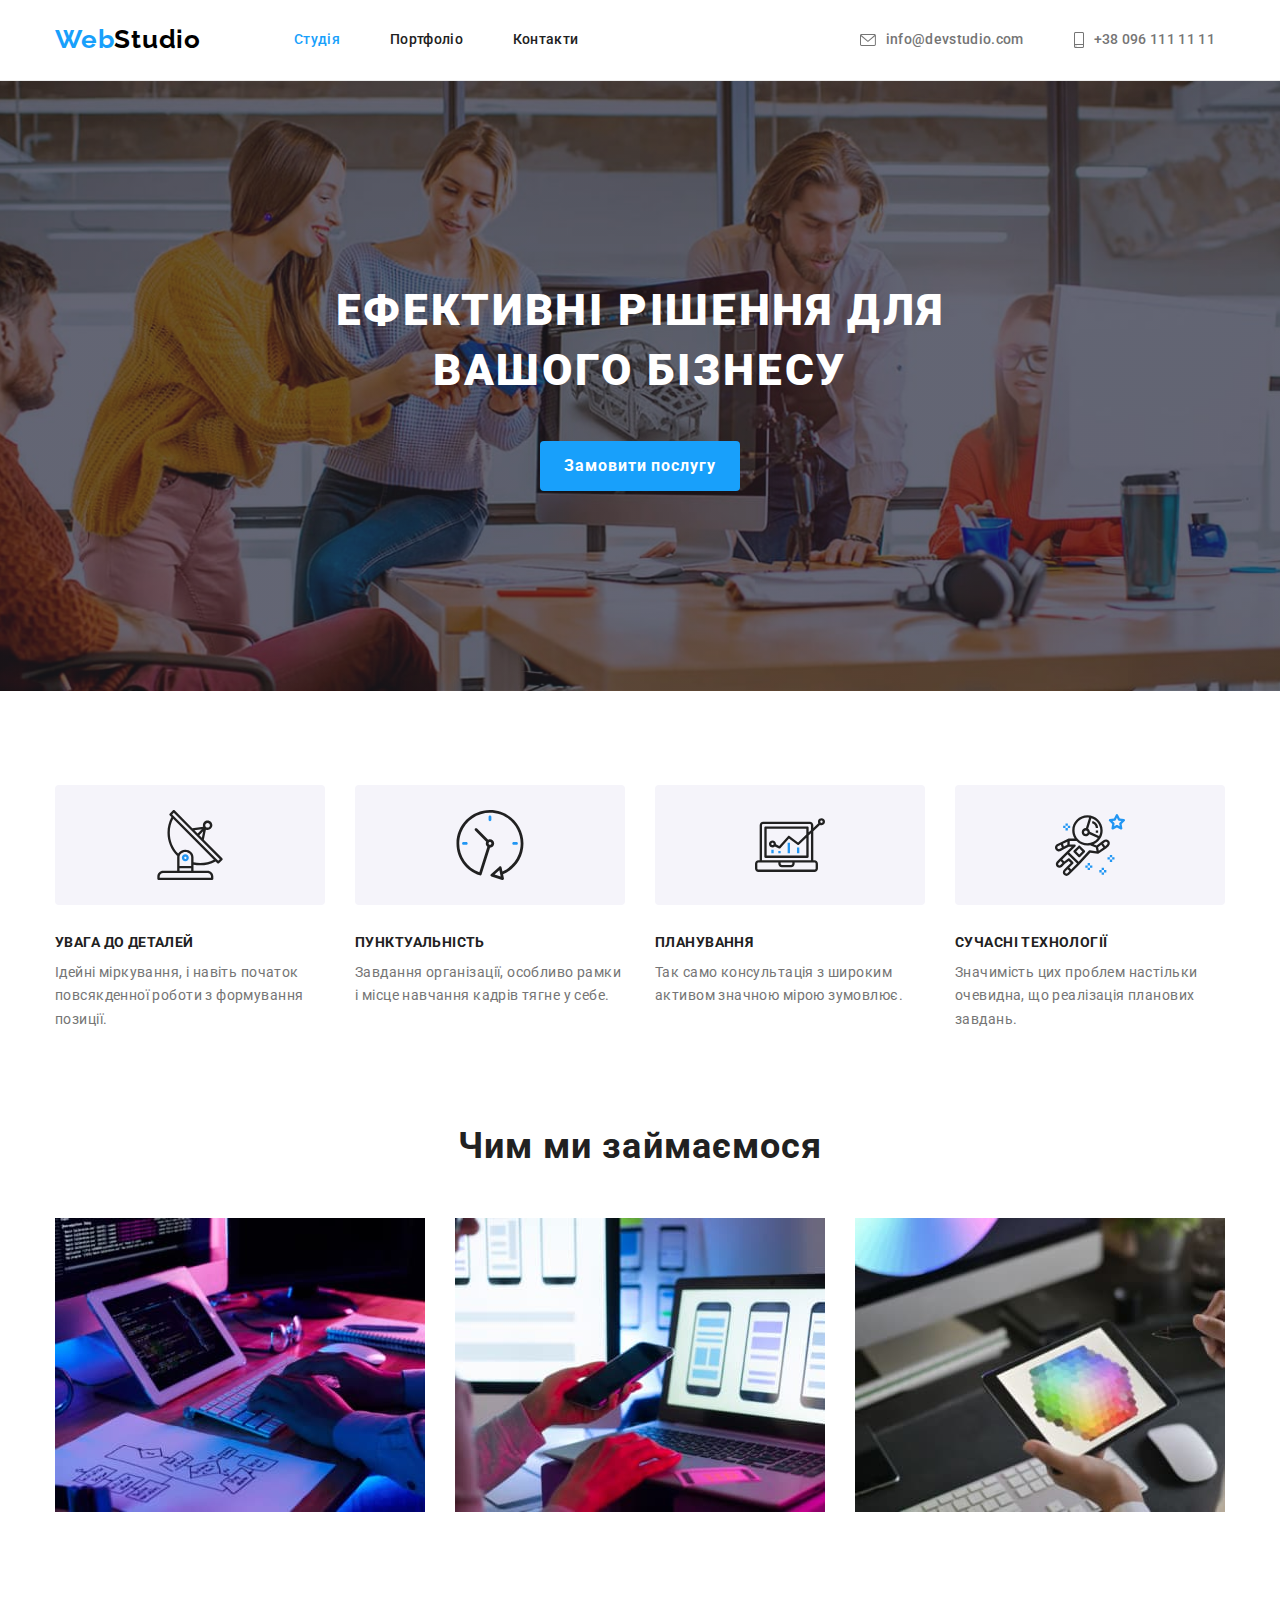
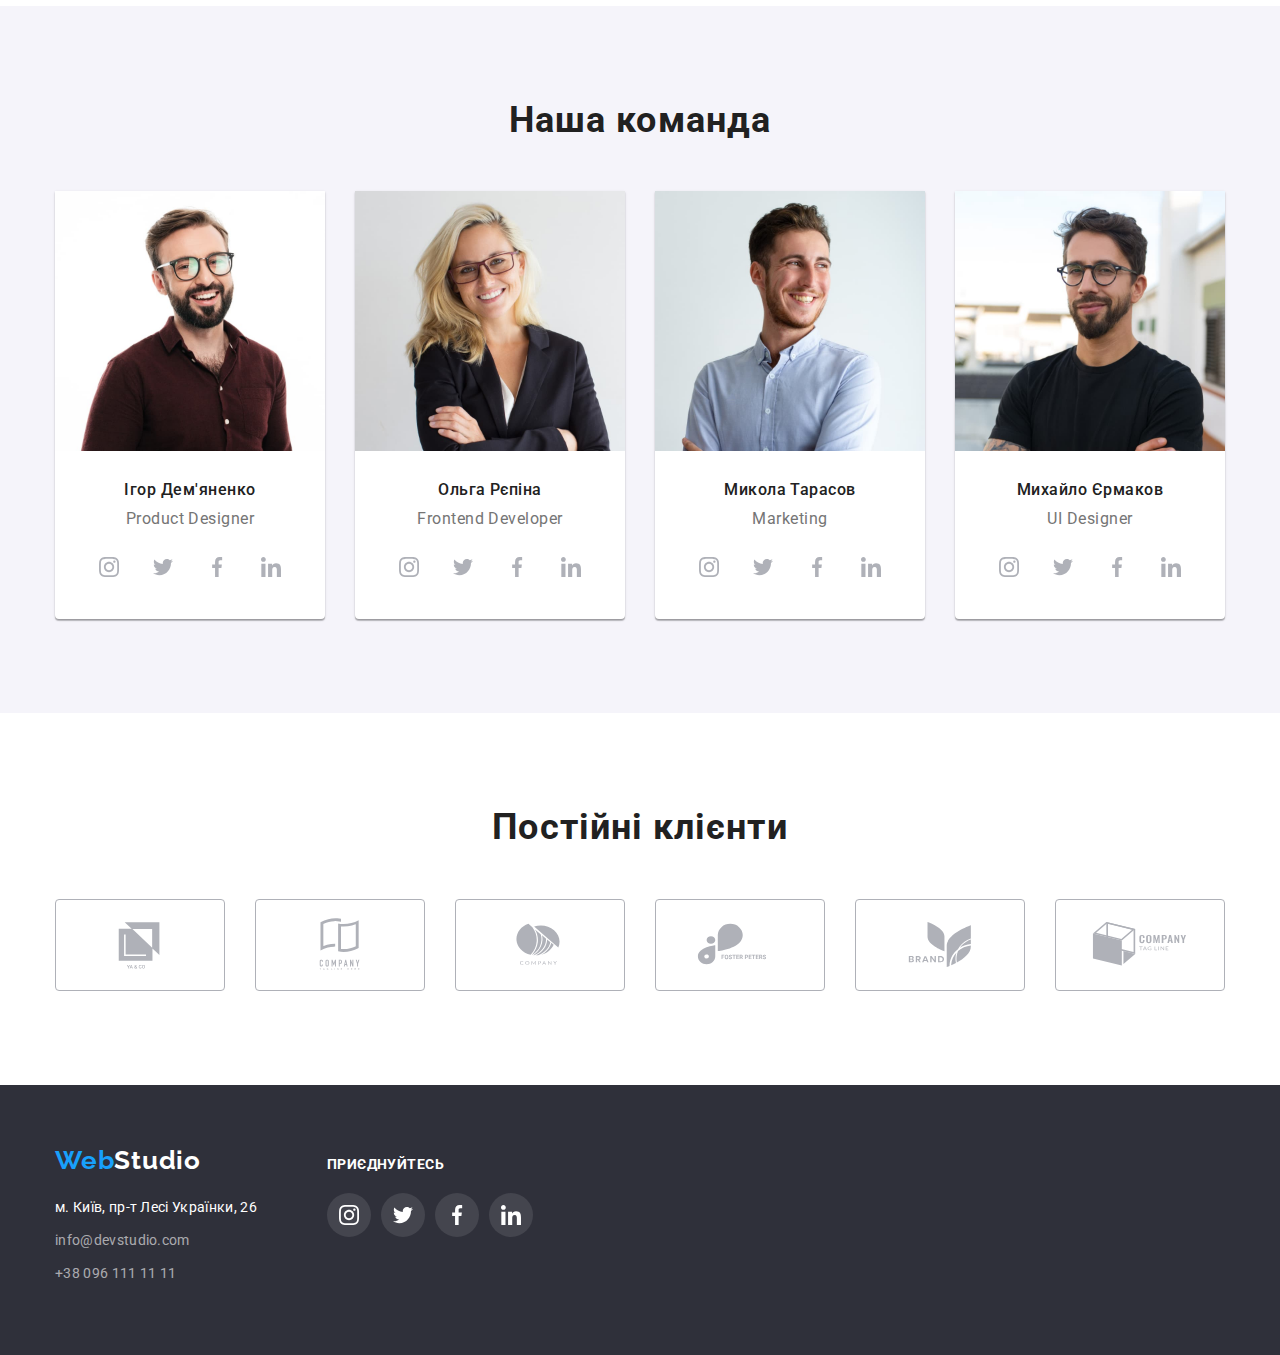
<file: index.html>
<!DOCTYPE html>
<html lang="uk">
  <head>
    <meta charset="UTF-8" />
    <meta http-equiv="X-UA-Compatible" content="IE=edge" />
    <meta name="viewport" content="width=device-width, initial-scale=1.0" />
    <title>Studio</title>
    <link rel="preconnect" href="https://fonts.googleapis.com" />
    <link rel="preconnect" href="https://fonts.gstatic.com" crossorigin />
    <link
      href="https://fonts.googleapis.com/css2?family=Raleway:wght@700&family=Roboto:wght@400;500;700;900&display=swap"
      rel="stylesheet"
    />
    <link
      rel="stylesheet"
      href="https://cdnjs.cloudflare.com/ajax/libs/modern-normalize/1.1.0/modern-normalize.min.css"
    />
    <link rel="stylesheet" href="./css/styles.css" />
  </head>
  <body>
    <header>
      <div class="container main-nav">
        <a href="./index.html" class="logo"
          ><span class="logo-first-text">Web</span
          ><span class="logo-nav-second-text">Studio</span></a
        >
        <nav>
          <ul class="site-nav list">
            <li class="item">
              <a href="./index.html" class="link current">Студія</a>
            </li>
            <li class="item">
              <a href="./portfolio.html" class="link">Портфоліо</a>
            </li>
            <li class="item"><a href="" class="link">Контакти</a></li>
          </ul>
        </nav>
        <ul class="contacts list">
          <li class="contacts-item">
            <a href="mailto:info@devstudio.com" class="contacts-item-link link">
              <svg class="icon envelope" width="16px" height="12px">
                <use href="./images/sprite-min.svg#icon-envelope"></use>
              </svg>
              info@devstudio.com</a
            >
          </li>
          <li class="contacts-item">
            <a href="tel:+380961111111" class="contacts-item-link">
              <svg class="icon smartphone" width="10px" height="16px">
                <use href="./images/sprite-min.svg#icon-smartphone"></use>
              </svg>
              +38 096 111 11 11</a
            >
          </li>
        </ul>
      </div>
    </header>
    <main>
      <!-- секція герой -->

      <section class="hero overlay">
        <div class="container">
          <h1 class="hero-title">Ефективні рішення для вашого бізнесу</h1>
          <button type="button" class="button hero-button">
            Замовити послугу
          </button>
        </div>
      </section>

      <section class="section">
        <div class="container">
          <h2 class="section-title visually-hidden">Наші переваги</h2>
          <ul class="features-list list">
            <li class="item">
              <div class="icon">
                <svg class="antena" width="70px" height="70px">
                  <use href="./images/sprite-min.svg#icon-antena"></use>
                </svg>
              </div>
              <h3 class="title">Увага до деталей</h3>
              <p class="text">
                Ідейні міркування, і навіть початок повсякденної роботи з
                формування позиції.
              </p>
            </li>
            <li class="item">
              <div class="icon">
                <svg class="clock" width="70px" height="70px">
                  <use href="./images/sprite-min.svg#icon-clock"></use>
                </svg>
              </div>
              <h3 class="title">Пунктуальність</h3>
              <p class="text">
                Завдання організації, особливо рамки і місце навчання кадрів
                тягне у себе.
              </p>
            </li>
            <li class="item">
              <div class="icon">
                <svg class="diagram" width="70px" height="70px">
                  <use href="./images/sprite-min.svg#icon-diagram"></use>
                </svg>
              </div>
              <h3 class="title">Планування</h3>
              <p class="text">
                Так само консультація з широким активом значною мірою зумовлює.
              </p>
            </li>
            <li class="item">
              <div class="icon">
                <svg class="astronaut" width="70px" height="70px">
                  <use href="./images/sprite-min.svg#icon-astronaut"></use>
                </svg>
              </div>
              <h3 class="title">Сучасні технології</h3>
              <p class="text">
                Значимість цих проблем настільки очевидна, що реалізація
                планових завдань.
              </p>
            </li>
          </ul>
        </div>
      </section>

      <section class="section">
        <div class="container">
          <h2 class="section-title">Чим ми займаємося</h2>
          <ul class="work-list list">
            <li class="image">
              <img src="./images/what-we-do-1.jpg" alt="Кодимо алгоритми" />
            </li>
            <li class="image">
              <img src="./images/what-we-do-2.jpg" alt="Розробляємо дизайн" />
            </li>
            <li class="image">
              <img src="./images/what-we-do-3.jpg" alt="Обираємо кольори" />
            </li>
          </ul>
        </div>
      </section>

      <section class="section members">
        <div class="container">
          <h2 class="section-title">Наша команда</h2>
          <ul class="members-list list">
            <li class="item">
              <img
                src="./images/team-photo-1.jpg"
                width="270"
                height="260"
                alt="Член команди"
              />
              <div class="teammate-description">
                <h3 class="teammate-name">Ігор Дем'яненко</h3>
                <p class="teammate-post">Product Designer</p>

                <ul class="social list">
                  <li class="social-item">
                    <a href="" class="social-item-link link">
                      <svg class="icon instagram" width="20px" height="20px">
                        <use
                          href="./images/sprite-min.svg#icon-instagram"
                        ></use>
                      </svg>
                    </a>
                  </li>
                  <li class="social-item">
                    <a href="" class="social-item-link link">
                      <svg class="icon twitter" width="20px" height="20px">
                        <use href="./images/sprite-min.svg#icon-twitter"></use>
                      </svg>
                    </a>
                  </li>
                  <li class="social-item">
                    <a href="" class="social-item-link link">
                      <svg class="icon facebook" width="20px" height="20px">
                        <use href="./images/sprite-min.svg#icon-facebook"></use>
                      </svg>
                    </a>
                  </li>
                  <li class="social-item">
                    <a href="" class="social-item-link link">
                      <svg class="icon linkedin" width="20px" height="20px">
                        <use href="./images/sprite-min.svg#icon-linkedin"></use>
                      </svg>
                    </a>
                  </li>
                </ul>
              </div>
            </li>
            <li class="item">
              <img
                src="./images/team-photo-2.jpg"
                width="270"
                height="260"
                alt="Член команди"
              />
              <div class="teammate-description">
                <h3 class="teammate-name">Ольга Рєпіна</h3>
                <p class="teammate-post">Frontend Developer</p>

                <ul class="social list">
                  <li class="social-item">
                    <a href="" class="social-item-link link">
                      <svg class="icon instagram" width="20px" height="20px">
                        <use
                          href="./images/sprite-min.svg#icon-instagram"
                        ></use>
                      </svg>
                    </a>
                  </li>
                  <li class="social-item">
                    <a href="" class="social-item-link link">
                      <svg class="icon twitter" width="20px" height="20px">
                        <use href="./images/sprite-min.svg#icon-twitter"></use>
                      </svg>
                    </a>
                  </li>
                  <li class="social-item">
                    <a href="" class="social-item-link link">
                      <svg class="icon facebook" width="20px" height="20px">
                        <use href="./images/sprite-min.svg#icon-facebook"></use>
                      </svg>
                    </a>
                  </li>
                  <li class="social-item">
                    <a href="" class="social-item-link link">
                      <svg class="icon linkedin" width="20px" height="20px">
                        <use href="./images/sprite-min.svg#icon-linkedin"></use>
                      </svg>
                    </a>
                  </li>
                </ul>
              </div>
            </li>
            <li class="item">
              <img
                src="./images/team-photo-3.jpg"
                width="270"
                height="260"
                alt="Член команди"
              />
              <div class="teammate-description">
                <h3 class="teammate-name">Микола Тарасов</h3>
                <p class="teammate-post">Marketing</p>

                <ul class="social list">
                  <li class="social-item">
                    <a href="" class="social-item-link link">
                      <svg class="icon instagram" width="20px" height="20px">
                        <use
                          href="./images/sprite-min.svg#icon-instagram"
                        ></use>
                      </svg>
                    </a>
                  </li>
                  <li class="social-item">
                    <a href="" class="social-item-link link">
                      <svg class="icon twitter" width="20px" height="20px">
                        <use href="./images/sprite-min.svg#icon-twitter"></use>
                      </svg>
                    </a>
                  </li>
                  <li class="social-item">
                    <a href="" class="social-item-link link">
                      <svg class="icon facebook" width="20px" height="20px">
                        <use href="./images/sprite-min.svg#icon-facebook"></use>
                      </svg>
                    </a>
                  </li>
                  <li class="social-item">
                    <a href="" class="social-item-link link">
                      <svg class="icon linkedin" width="20px" height="20px">
                        <use href="./images/sprite-min.svg#icon-linkedin"></use>
                      </svg>
                    </a>
                  </li>
                </ul>
              </div>
            </li>
            <li class="item">
              <img
                src="./images/team-photo-4.jpg"
                width="270"
                height="260"
                alt="Член команди"
              />
              <div class="teammate-description">
                <h3 class="teammate-name">Михайло Єрмаков</h3>
                <p class="teammate-post">UI Designer</p>

                <ul class="social list">
                  <li class="social-item">
                    <a href="" class="social-item-link link">
                      <svg class="icon instagram" width="20px" height="20px">
                        <use
                          href="./images/sprite-min.svg#icon-instagram"
                        ></use>
                      </svg>
                    </a>
                  </li>
                  <li class="social-item">
                    <a href="" class="social-item-link link">
                      <svg class="icon twitter" width="20px" height="20px">
                        <use href="./images/sprite-min.svg#icon-twitter"></use>
                      </svg>
                    </a>
                  </li>
                  <li class="social-item">
                    <a href="" class="social-item-link link">
                      <svg class="icon facebook" width="20px" height="20px">
                        <use href="./images/sprite-min.svg#icon-facebook"></use>
                      </svg>
                    </a>
                  </li>
                  <li class="social-item">
                    <a href="" class="social-item-link link">
                      <svg class="icon linkedin" width="20px" height="20px">
                        <use href="./images/sprite-min.svg#icon-linkedin"></use>
                      </svg>
                    </a>
                  </li>
                </ul>
              </div>
            </li>
          </ul>
        </div>
      </section>
      <section class="section">
        <div class="container">
          <h2 class="section-title">Постійні клієнти</h2>
          <ul class="clients list">
            <li class="clients-item">
              <a href="" class="clients-item-link link">
                <svg class="icon logo-1" width="106px" height="60px">
                  <use href="./images/sprite-min.svg#icon-logo-1"></use>
                </svg>
              </a>
            </li>
            <li class="clients-item">
              <a href="" class="clients-item-link link">
                <svg class="icon logo-2" width="106px" height="60px">
                  <use href="./images/sprite-min.svg#icon-logo-2"></use>
                </svg>
              </a>
            </li>
            <li class="clients-item">
              <a href="" class="clients-item-link link">
                <svg class="icon logo-3" width="106px" height="60px">
                  <use href="./images/sprite-min.svg#icon-logo-3"></use>
                </svg>
              </a>
            </li>
            <li class="clients-item">
              <a href="" class="clients-item-link link">
                <svg class="icon logo-4" width="106px" height="60px">
                  <use href="./images/sprite-min.svg#icon-logo-4"></use>
                </svg>
              </a>
            </li>
            <li class="clients-item">
              <a href="" class="clients-item-link link">
                <svg class="icon logo-5" width="106px" height="60px">
                  <use href="./images/sprite-min.svg#icon-logo-5"></use>
                </svg>
              </a>
            </li>
            <li class="clients-item">
              <a href="" class="clients-item-link link">
                <svg class="icon logo-6" width="106px" height="60px">
                  <use href="./images/sprite-min.svg#icon-logo-6"></use>
                </svg>
              </a>
            </li>
          </ul>
        </div>
      </section>
    </main>

    <footer>
      <div class="container footer-box">
        <div>
          <a href="./index.html" class="logo link">
            <span class="logo-first-text">Web</span
            ><span class="logo-foot-second-text">Studio</span>
          </a>

          <address>
            <ul class="list">
              <li class="link-contact">
                <a
                  href="https://goo.gl/maps/D8XiGMWLW442jAMw8"
                  target="_blank"
                  rel="noopener noreferrer"
                  class="footer-geolocation"
                  >м. Київ, пр-т Лесі Українки, 26</a
                >
              </li>
              <li class="link-contact">
                <a href="mailto:info@devstudio.com" class="footer-contacts"
                  >info@devstudio.com</a
                >
              </li>
              <li class="link-contact">
                <a href="tel:+380961111111" class="footer-contacts"
                  >+38 096 111 11 11</a
                >
              </li>
            </ul>
          </address>
        </div>

        <div class="join-us">
          <p class="title">Приєднуйтесь</p>
            <ul class="footer-social">
              <li class="footer-social-item list">
                <a href="" class="footer-social-item-link link">
                  <svg class="icon instagram" width="20px" height="20px">
                    <use href="./images/sprite-min.svg#icon-instagram"></use>
                  </svg>
                </a>
              </li>
              <li class="footer-social-item list">
                <a href="" class="footer-social-item-link link">
                  <svg class="icon twitter" width="20px" height="20px">
                    <use href="./images/sprite-min.svg#icon-twitter"></use>
                  </svg>
                </a>
              </li>
              <li class="footer-social-item list">
                <a href="" class="footer-social-item-link link">
                  <svg class="icon facebook" width="20px" height="20px">
                    <use href="./images/sprite-min.svg#icon-facebook"></use>
                  </svg>
                </a>
              </li>
              <li class="footer-social-item list">
                <a href="" class="footer-social-item-link link">
                  <svg class="icon linkedin" width="20px" height="20px">
                    <use href="./images/sprite-min.svg#icon-linkedin"></use>
                  </svg>
                </a>
              </li>
            </ul>
        </div>
      </div>
    </footer>
  </body>
</html>
</file>
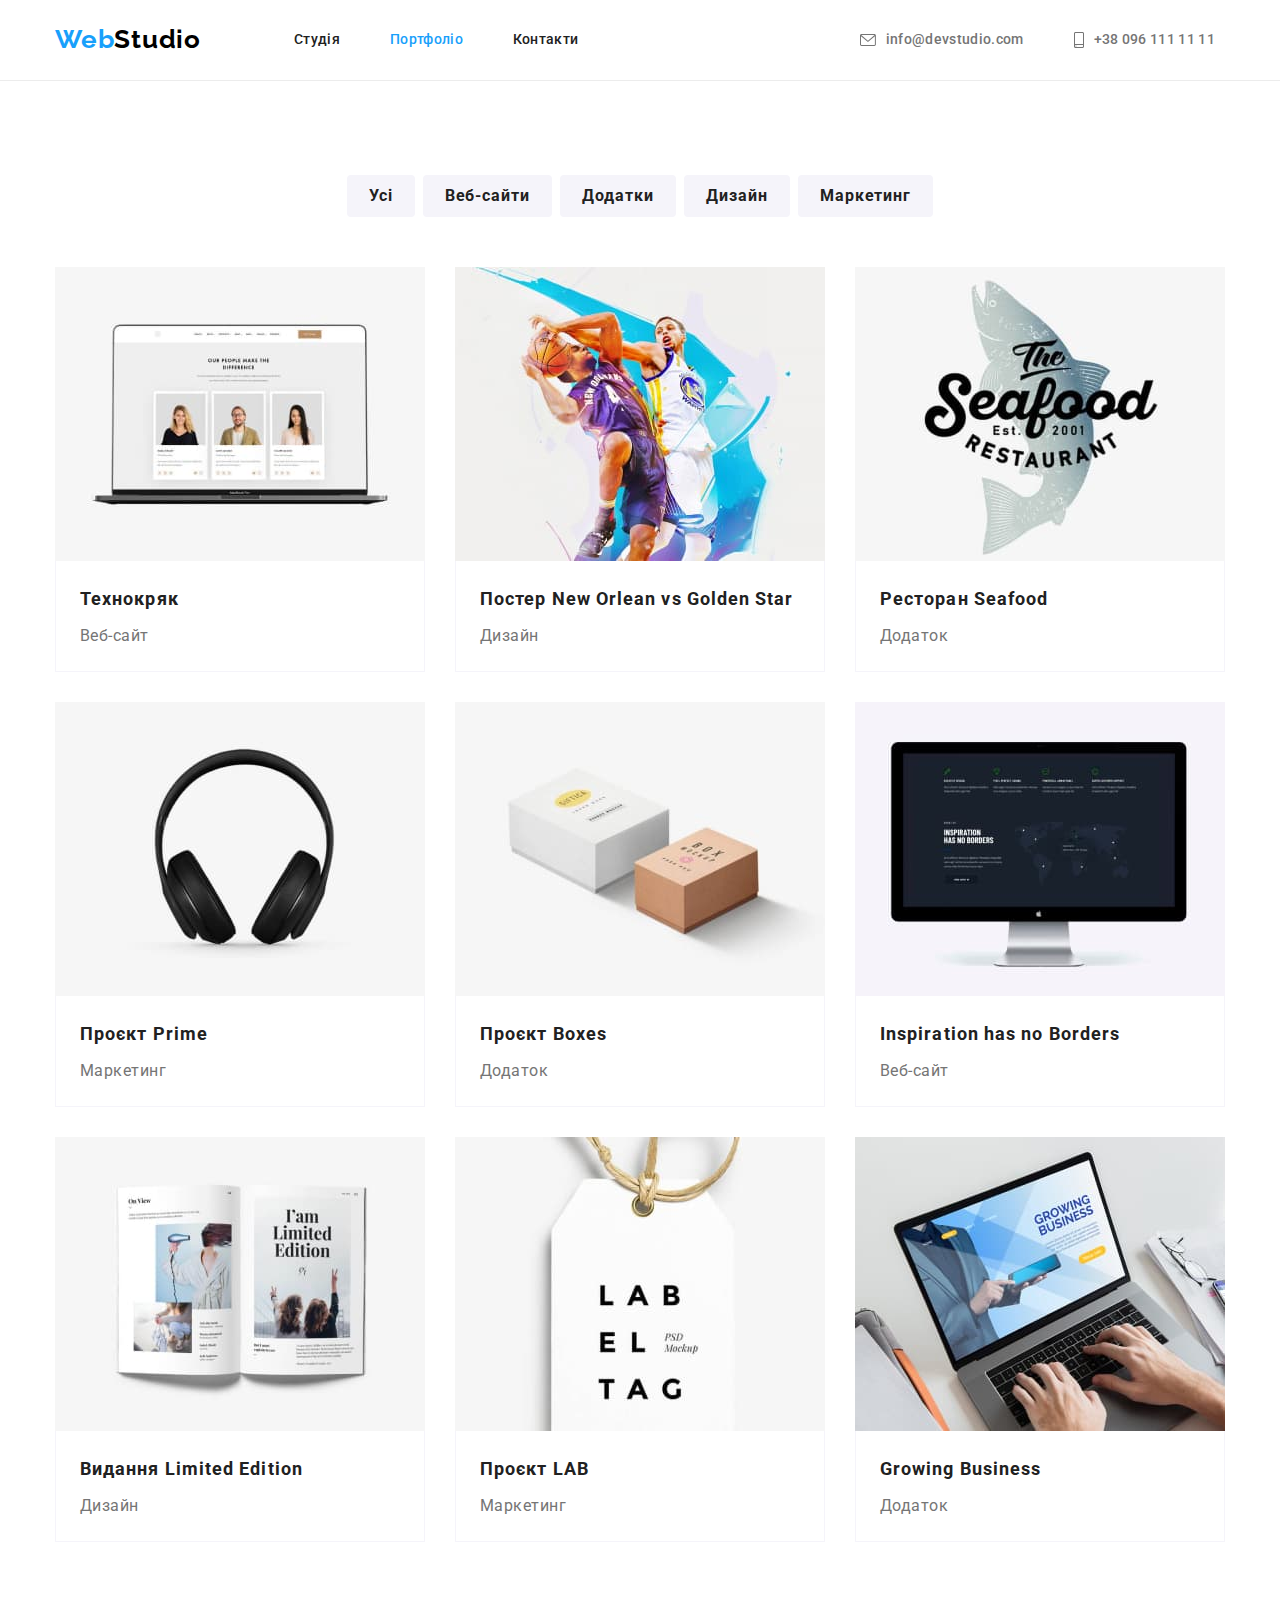
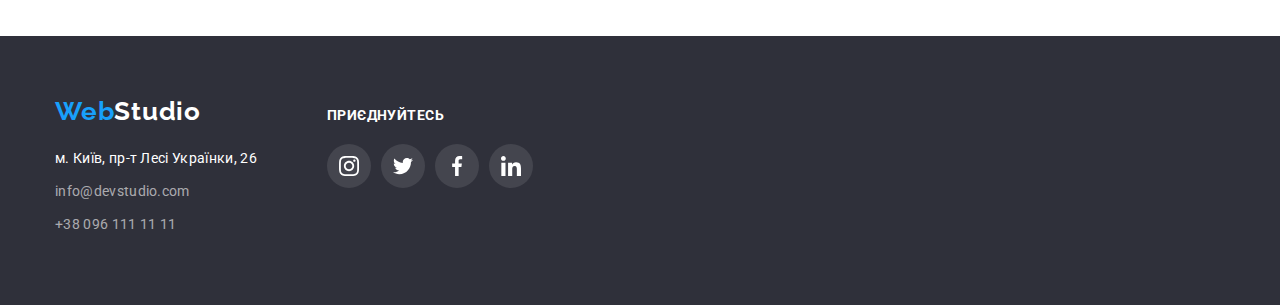
<file: portfolio.html>
<!DOCTYPE html>
<html lang="uk">
  <head>
    <meta charset="UTF-8" />
    <meta http-equiv="X-UA-Compatible" content="IE=edge" />
    <meta name="viewport" content="width=device-width, initial-scale=1.0" />
    <title>Studio</title>
    <link rel="preconnect" href="https://fonts.googleapis.com" />
    <link rel="preconnect" href="https://fonts.gstatic.com" crossorigin />
    <link
      href="https://fonts.googleapis.com/css2?family=Raleway:wght@700&family=Roboto:wght@400;500;700;900&display=swap"
      rel="stylesheet"
    />
    <link
      rel="stylesheet"
      href="https://cdnjs.cloudflare.com/ajax/libs/modern-normalize/1.1.0/modern-normalize.min.css"
    />
    <link rel="stylesheet" href="./css/styles.css" />
  </head>
  <body>
    <header>
      <div class="container main-nav">
        <a href="./index.html" class="logo"
          ><span class="logo-first-text">Web</span
          ><span class="logo-nav-second-text">Studio</span></a
        >
        <nav>
          <ul class="site-nav list">
            <li class="item">
              <a href="./index.html" class="link">Студія</a>
            </li>
            <li class="item">
              <a href="./portfolio.html" class="link current">Портфоліо</a>
            </li>
            <li class="item"><a href="" class="link">Контакти</a></li>
          </ul>
        </nav>
        <ul class="contacts list">
          <li class="contacts-item">
            <a href="mailto:info@devstudio.com" class="contacts-item-link link">
              <svg class="icon envelope" width="16px" height="12px">
                <use href="./images/sprite-min.svg#icon-envelope"></use>
              </svg>
              info@devstudio.com</a
            >
          </li>
          <li class="contacts-item">
            <a href="tel:+380961111111" class="contacts-item-link">
              <svg class="icon smartphone" width="10px" height="16px">
                <use href="./images/sprite-min.svg#icon-smartphone"></use>
              </svg>
              +38 096 111 11 11</a
            >
          </li>
        </ul>
      </div>
    </header>
    <main>
      <section class="section">
        <div class="container">
          <h1 class="section-title visually-hidden">Портфоліо</h1>

          <ul class="filter list">
            <li class="item">
              <button type="button" class="button filter-button current">
                Усі
              </button>
            </li>
            <li class="item">
              <button type="button" class="button filter-button">
                Веб-сайти
              </button>
            </li>
            <li class="item">
              <button type="button" class="button filter-button">
                Додатки
              </button>
            </li>
            <li class="item">
              <button type="button" class="button filter-button">Дизайн</button>
            </li>
            <li class="item">
              <button type="button" class="button filter-button">
                Маркетинг
              </button>
            </li>
          </ul>

          <ul class="portfolio list">
            <li class="portfolio-item">
              <a class="portfolio-item-link link" href="">
                <img
                  src="./images/example-1.jpg"
                  alt="Приклад сайту"
                  width="370"
                />
                <div class="example-description">
                  <h2 class="portfolio-example">Технокряк</h2>
                  <p class="portfolio-text">Веб-сайт</p>
                </div>
              </a>
            </li>
            <li class="portfolio-item">
              <a class="portfolio-item-link link" href="">
                <img
                  src="./images/example-2.jpg"
                  alt="Баскетбольний поєдинок"
                  width="370"
                />
                <div class="example-description">
                  <h2 class="portfolio-example">
                    Постер New Orlean vs Golden Star
                  </h2>
                  <p class="portfolio-text">Дизайн</p>
                </div></a
              >
            </li>
            <li class="portfolio-item">
              <a class="portfolio-item-link link" href="">
                <img
                  src="./images/example-3.jpg"
                  alt="Логоип ресторану"
                  width="370"
                />
                <div class="example-description">
                  <h2 class="portfolio-example">Ресторан Seafood</h2>
                  <p class="portfolio-text">Додаток</p>
                </div></a
              >
            </li>
            <li class="portfolio-item">
              <a class="portfolio-item-link link" href="">
                <img src="./images/example-4.jpg" alt="Навушники" width="370" />
                <div class="example-description">
                  <h2 class="portfolio-example">Проєкт Prime</h2>
                  <p class="portfolio-text">Маркетинг</p>
                </div></a
              >
            </li>
            <li class="portfolio-item">
              <a class="portfolio-item-link link" href="">
                <img src="./images/example-5.jpg" alt="Коробки" width="370" />
                <div class="example-description">
                  <h2 class="portfolio-example">Проєкт Boxes</h2>
                  <p class="portfolio-text">Додаток</p>
                </div></a
              >
            </li>
            <li class="portfolio-item">
              <a class="portfolio-item-link link" href="">
                <img
                  src="./images/example-6.jpg"
                  alt="Сайт з зображенням карти світу"
                  width="370"
                />
                <div class="example-description">
                  <h2 class="portfolio-example">Inspiration has no Borders</h2>
                  <p class="portfolio-text">Веб-сайт</p>
                </div></a
              >
            </li>
            <li class="portfolio-item">
              <a class="portfolio-item-link link" href="">
                <img
                  src="./images/example-7.jpg"
                  alt="Розворот журналу"
                  width="370"
                />
                <div class="example-description">
                  <h2 class="portfolio-example">Видання Limited Edition</h2>
                  <p class="portfolio-text">Дизайн</p>
                </div></a
              >
            </li>
            <li class="portfolio-item">
              <a class="portfolio-item-link link" href="">
                <img
                  src="./images/example-8.jpg"
                  alt="Ярлик з написом Lab el tag"
                  width="370"
                />
                <div class="example-description">
                  <h2 class="portfolio-example">Проєкт LAB</h2>
                  <p class="portfolio-text">Маркетинг</p>
                </div></a
              >
            </li>
            <li class="portfolio-item">
              <a class="portfolio-item-link link" href="">
                <img
                  src="./images/example-9.jpg"
                  alt="Руки на клавіатурі ноутбука"
                  width="370"
                />
                <div class="example-description">
                  <h2 class="portfolio-example">Growing Business</h2>
                  <p class="portfolio-text">Додаток</p>
                </div></a
              >
            </li>
          </ul>
        </div>
      </section>
    </main>

    <footer>
      <div class="container footer-box">
        <div>
          <a href="./index.html" class="logo link">
            <span class="logo-first-text">Web</span
            ><span class="logo-foot-second-text">Studio</span>
          </a>

          <address>
            <ul class="list">
              <li class="link-contact">
                <a
                  href="https://goo.gl/maps/D8XiGMWLW442jAMw8"
                  target="_blank"
                  rel="noopener noreferrer"
                  class="footer-geolocation"
                  >м. Київ, пр-т Лесі Українки, 26</a
                >
              </li>
              <li class="link-contact">
                <a href="mailto:info@devstudio.com" class="footer-contacts"
                  >info@devstudio.com</a
                >
              </li>
              <li class="link-contact">
                <a href="tel:+380961111111" class="footer-contacts"
                  >+38 096 111 11 11</a
                >
              </li>
            </ul>
          </address>
        </div>

        <div class="join-us">
          <p class="title">Приєднуйтесь</p>
          <ul class="footer-social">
            <li class="footer-social-item list">
              <a href="" class="footer-social-item-link link">
                <svg class="icon instagram" width="20px" height="20px">
                  <use href="./images/sprite-min.svg#icon-instagram"></use>
                </svg>
              </a>
            </li>
            <li class="footer-social-item list">
              <a href="" class="footer-social-item-link link">
                <svg class="icon twitter" width="20px" height="20px">
                  <use href="./images/sprite-min.svg#icon-twitter"></use>
                </svg>
              </a>
            </li>
            <li class="footer-social-item list">
              <a href="" class="footer-social-item-link link">
                <svg class="icon facebook" width="20px" height="20px">
                  <use href="./images/sprite-min.svg#icon-facebook"></use>
                </svg>
              </a>
            </li>
            <li class="footer-social-item list">
              <a href="" class="footer-social-item-link link">
                <svg class="icon linkedin" width="20px" height="20px">
                  <use href="./images/sprite-min.svg#icon-linkedin"></use>
                </svg>
              </a>
            </li>
          </ul>
        </div>
      </div>
    </footer>
  </body>
</html>
</file>
<file: css/styles.css>
:root {
    --primary-text-color: #212121;
    --secondary-text-color: #757575;
    --accent-color: #18a0fb;
    --primary-bg-color: #ffffff;
    --secondary-bg-color: #2F303A;
    --filter-bg-color: #F5F4FA;

    --nav-logo-second-text-color: #000000;
}

/* задамо основні параметри для боді */
body {
    background-color: var(--primary-bg-color);
    color: var(--primary-text-color);
    font-family: 'Roboto', sans-serif;
    letter-spacing: 0.02em;
}

header {
    border-bottom: 1px solid #ECECEC;
}

nav {
    margin-left: 93px;
}

.list {
    margin: 0;
    padding: 0;
    list-style: none;
}

.link{
    text-decoration: none;
}

.container {
    width: 1200px;
    margin: 0 auto;
    padding: 0 15px;
}

h1,h2,h3,h4,h5,h6,p{
    padding: 0;
    margin: 0;
}

ol,
ul{
    margin-top: 0;
    margin-bottom: 0;
    padding-left: 0;
}


.main-nav {
    display: flex;
    align-items: center;
    justify-content: center;
}

/* форматування логотипу (в навігації слово поділене на дві частини і у утері також) */
.logo {
    display: block;
    font-family: 'Raleway';
    font-size: 26px;
    font-weight: 700;
    text-decoration: none;
    
    line-height: 1.2;
    letter-spacing: 0.03em;
}

.logo-first-text {
    color: var(--accent-color);
}

.logo-nav-second-text {
    color: var(--nav-logo-second-text-color);
}

.logo-foot-second-text {
    color: var(--primary-bg-color);
}
/* кінець форматування логотипу */

/* форматування навігації */
.site-nav{
    display: flex;
}

.site-nav .item:not(:last-child){
    margin-right: 50px;
}

.site-nav .link {
    display: block;
    padding-top: 32px;
    padding-bottom: 32px;

    font-weight: 500;
    font-size: 14px;
    text-decoration: none;

    line-height: 1.14;
    color: #212121;
}

.site-nav .link:hover,
.site-nav .link:focus {
    color: var(--accent-color);
}

.contacts {
    display: flex;
    margin-left: auto;
}

.contacts-item-link{
    display: flex;
    margin-right: 10px;
    align-items: center;
    justify-content: center;
    font-weight: 500;
    font-size: 14px;
    line-height: 1.14;
    text-decoration: none;
    color: #757575;
}

.contacts-item:not(:last-child) {
    margin-right: 40px;
}

.contacts-item-link:hover,
.contacts-item-link:focus {
    color: var(--accent-color);
}

.contacts-item-link .icon{
    margin-right: 10px;
}

.icon{
    fill: currentColor;
}


/* hero */
.hero {
    padding: 200px 0px;
    background: var(--secondary-bg-color);
    text-align: center;
}

.overlay{
    max-width: 1600px;
    margin-left: auto;
    margin-right: auto;
    background-color: var(--secondary-bg-color);
    background-image: linear-gradient(rgba(47, 48, 58, 0.4),
        rgba(47, 48, 58, 0.4)), url(../images/img-min.jpg);
    background-repeat: no-repeat;
    background-position: center;
    background-size: cover;
}

.hero-title {
    margin-bottom: 40px;
    margin-left: auto;
    margin-right: auto;
    max-width: 696px;

    font-weight: 900;
    font-size: 44px;    
    line-height: 1.36;
    letter-spacing: 0.06em;
    text-transform: uppercase;
    color: var(--primary-bg-color);
}

/* button */
.button {
    font-family: inherit;
    font-weight: 700;
    font-size: 16px;
    line-height: 1.88;
    min-width: 216px;
    letter-spacing: 0.06em;

    border-radius: 4px;
    border: 0;
    cursor: pointer;
}

.hero-button {
    min-width: 200px;
    min-height: 50px;
    color: var(--primary-bg-color);
    background-color: var(--accent-color);
}

.features-list{
    display: flex;
    flex-wrap: wrap;
}

.features-list .title {
    margin-top: 0px;
    margin-bottom: 10px;

    font-weight: 700;
    font-size: 14px;
    text-decoration: none;

    line-height: 1.14;
    letter-spacing: 0.03em;
    text-transform: uppercase;
    color: var(--primary-text-color);
}

.features-list .item{
    width: calc((100% - 90px) / 4);
    margin-right: 30px;
}

.features-list .item:nth-child(4n){
    margin-right: 0px;
}

.features-list .icon{
    display: flex;
    align-items: center;
    justify-content: center;
    height: 120px;
    margin-bottom: 30px;
    background-color: var(--filter-bg-color);
    border-radius: 4px;
}

.features-list .text {
    margin-top: 0px;
    margin-bottom: 0px;

    font-size: 14px;
    text-decoration: none;
    line-height: 1.7;
    letter-spacing: 0.03em;
    color: var(--secondary-text-color);
}

/* section */
.section {
    padding-top: 94px;
    padding-bottom: 94px;
}

.section:nth-child(3){
    padding-top: 0px;
}

.section-title {
    margin-top: 0px;
    margin-bottom: 50px;
    font-weight: 700;
    font-size: 36px;
    
    line-height: 1.16;
    text-align: center;
    letter-spacing: 0.03em;
    color: var(--primary-text-color);
}

.work-list{
    display: flex;
    flex-wrap: wrap;
    min-width: 370px;
    gap: 30px;
}

.members{
    background-color: var(--filter-bg-color);
}

.members-list {
    display: flex;
    flex-wrap: wrap;
    margin: -15px;
}

.members-list .item{
    width: 270px;
    margin: 15px;
    background-color: var(--primary-bg-color);
    box-shadow: 0px 1px 3px rgba(0, 0, 0, 0.12),
                0px 1px 1px rgba(0, 0, 0, 0.14),
                0px 2px 1px rgba(0, 0, 0, 0.2);
    border-radius: 0px 0px 4px 4px;
}

.social {
    display: flex;
    justify-content: space-between;
}


.social-item-link {
    display: flex;
    width: 44px;
    height: 44px;

    align-items: center;
    justify-content: center;

    border-radius: 50%;
    color: #afb1b8;
    
}


.social-item-link:hover,
.social-item-link:focus{
    background-color: var(--accent-color);
    color: var(--primary-bg-color);
}

img {
    display: block;
    max-width: 100%;
    height: auto;
}

.teammate-description{
    padding: 30px 32px;
}

.teammate-name {
    margin-bottom: 10px;
    font-weight: 500;
    font-size: 16px;
    line-height: 1.18;
    text-align: center;
    letter-spacing: 0.03em;
    color: var(--primary-text-color);
}

.teammate-post {
    margin-bottom: 16px;

    font-size: 16px;
    line-height: 1.18;
    text-align: center;
    letter-spacing: 0.03em;
    color: var(--secondary-text-color);
}

.clients {
    display: flex;
    flex-wrap: wrap;
}

.clients-item-link {
    display: flex;
    width: 170px;
    height: 92px;
    justify-content: center;
    align-items: center;

    color: #AFB1B8;
    border: 1px solid #AFB1B8;
    border-radius: 4px;
}

.clients-item:not(:last-child) {
    margin-right: 30px;
}

.clients-item-link:hover,
.clients-item-link:focus {
    border-radius: 4px;
    border: 1px solid var(--accent-color);

    color: var(--accent-color);
}


footer {
    padding-top: 60px;
    padding-bottom: 60px;

    background: var(--secondary-bg-color);
}

address {
    margin-top: 20px;
}

.footer-geolocation  {
    padding-left: 215;
    font-size: 14px;
    line-height: 1.7;
    text-decoration: none;
    font-style: normal;

    color: var(--primary-bg-color);
}

.footer-contacts{
    font-size: 14px;
    line-height: 1.7;
    text-decoration: none;
    font-style: normal;
    color: rgba(255, 255, 255, 0.6);
}

.footer-geolocation:hover,
.footer-geolocation:focus,
.footer-contacts:hover,
.footer-contacts:focus {
    color: var(--accent-color);
}

footer .title {
    display: inline-flex;
    flex-wrap: wrap;
    margin-top: 0px;
    margin-bottom: 20px;
    font-weight: 700;
    font-size: 14px;

    line-height: 1.14;
    letter-spacing: 0.03em;
    text-transform: uppercase;
    color: var(--primary-bg-color);
}

.footer-social {
    display: flex;
}

.footer-social-item-link {
    display: flex;
    width: 44px;
    height: 44px;
    justify-content: center;
    align-items: center;
    border-radius: 50%;
    background: rgba(255, 255, 255, 0.1);

    cursor: pointer;
    color: #ffffff;
}


.footer-social-item:not(:last-child) {
    margin-right: 10px;
}

.footer-social-item-link.icon {
    fill: currentColor;
} 

.footer-social-item-link:hover,
.footer-social-item-link:focus  {
    background: var(--accent-color);
}

.link-contact {
    margin-bottom: 9px;
}

.site-nav .current {
    color: var(--accent-color);
}


.footer-box {
    display: flex;
    align-items: baseline;
}

.join-us{
    margin-left: 70px;
}

/* site-page potfolio */

.filter {
    display: flex;
    justify-content: center;
    margin-bottom: 50px;
}

.filter-button {
    min-width: 67px;
    padding: 6px 22px;
    color: var(--primary-text-color);
    background-color: var(--filter-bg-color);
    border-radius: 4px;
}

.filter > .item:not(:first-child) {
    margin-left: 8px;
}

.filter-button:hover,
.filter-button:focus {
    color: var(--primary-bg-color);
    background-color: var(--accent-color);

    box-shadow: 0px 3px 1px rgba(0, 0, 0, 0.1),
        0px 1px 2px rgba(0, 0, 0, 0.08),
        0px 2px 2px rgba(0, 0, 0, 0.12);

}

.portfolio{
    display: flex;
    flex-wrap: wrap;
    margin: -15px;
}


.portfolio-item{
    width: 370px;
    margin: 15px;
}

.portfolio-item-link {
    display: block;
}

.portfolio-item-link:hover,
.portfolio-item-link:focus {
box-shadow: 0px 1px 1px rgba(0, 0, 0, 0.12),
            0px 4px 4px rgba(0, 0, 0, 0.06),
            1px 4px 6px rgba(0, 0, 0, 0.16);
}
.portfolio-example {
    margin-bottom: 4px;

    font-weight: 700;
    font-size: 18px;
    line-height: 2.0;

    letter-spacing: 0.06em;
    color: var(--primary-text-color);
}

.portfolio-text {
    font-size: 16px;
    line-height: 1.87;

    letter-spacing: 0.03em;
    color: var(--secondary-text-color);
}

.example-description{
    padding: 20px 24px;
    border-bottom: 1px solid var(--filter-bg-color);
    border-left: 1px solid var(--filter-bg-color);
    border-right: 1px solid var(--filter-bg-color);
}


.visually-hidden {
    position: absolute;
    white-space: nowrap;
    width: 1px;
    height: 1px;
    overflow: hidden;
    border: 0;
    padding: 0;
    clip: rect(0 0 0 0);
    clip-path: inset(50%);
    margin: -1px;
}
</file>
